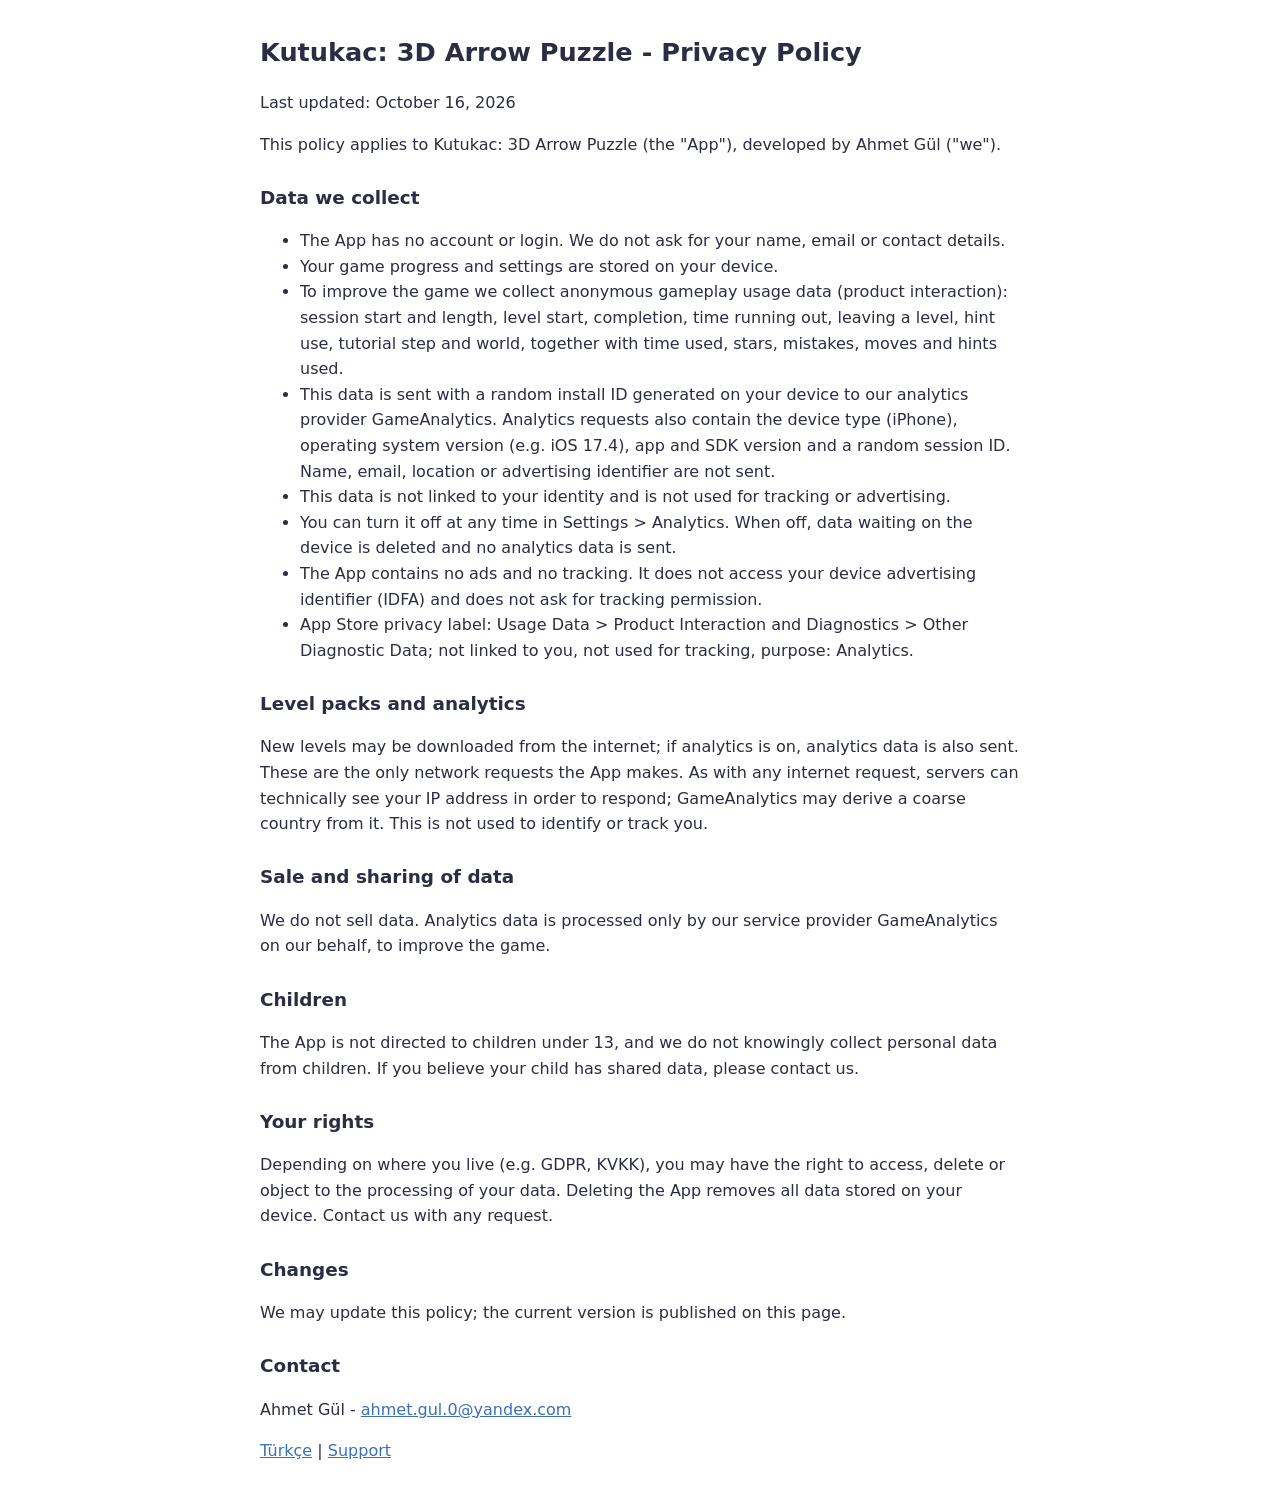
<file: privacy-en.html>
<!DOCTYPE html>
<html lang="en"><head><meta charset="utf-8"><meta name="viewport" content="width=device-width,initial-scale=1">
<title>Kutukac Privacy Policy</title>
<style>body{font-family:-apple-system,system-ui,sans-serif;max-width:760px;margin:2rem auto;padding:0 1rem;line-height:1.6;color:#2B2D42}h1{font-size:1.6rem}h2{font-size:1.15rem;margin-top:1.6rem}a{color:#3b6fb6;word-break:break-all}hr{margin:3rem 0}</style>
</head><body>
<h1>Kutukac: 3D Arrow Puzzle - Privacy Policy</h1>
<p>Last updated: October 16, 2026</p>
<p>This policy applies to Kutukac: 3D Arrow Puzzle (the &quot;App&quot;), developed by Ahmet Gül (&quot;we&quot;).</p>
<h2>Data we collect</h2>
<ul>
<li>The App has no account or login. We do not ask for your name, email or contact details.</li>
<li>Your game progress and settings are stored on your device.</li>
<li>To improve the game we collect anonymous gameplay usage data (product interaction): session start and length, level start, completion, time running out, leaving a level, hint use, tutorial step and world, together with time used, stars, mistakes, moves and hints used.</li>
<li>This data is sent with a random install ID generated on your device to our analytics provider GameAnalytics. Analytics requests also contain the device type (iPhone), operating system version (e.g. iOS 17.4), app and SDK version and a random session ID. Name, email, location or advertising identifier are not sent.</li>
<li>This data is not linked to your identity and is not used for tracking or advertising.</li>
<li>You can turn it off at any time in Settings &gt; Analytics. When off, data waiting on the device is deleted and no analytics data is sent.</li>
<li>The App contains no ads and no tracking. It does not access your device advertising identifier (IDFA) and does not ask for tracking permission.</li>
<li>App Store privacy label: Usage Data &gt; Product Interaction and Diagnostics &gt; Other Diagnostic Data; not linked to you, not used for tracking, purpose: Analytics.</li>
</ul>
<h2>Level packs and analytics</h2>
<p>New levels may be downloaded from the internet; if analytics is on, analytics data is also sent. These are the only network requests the App makes. As with any internet request, servers can technically see your IP address in order to respond; GameAnalytics may derive a coarse country from it. This is not used to identify or track you.</p>
<h2>Sale and sharing of data</h2>
<p>We do not sell data. Analytics data is processed only by our service provider GameAnalytics on our behalf, to improve the game.</p>
<h2>Children</h2>
<p>The App is not directed to children under 13, and we do not knowingly collect personal data from children. If you believe your child has shared data, please contact us.</p>
<h2>Your rights</h2>
<p>Depending on where you live (e.g. GDPR, KVKK), you may have the right to access, delete or object to the processing of your data. Deleting the App removes all data stored on your device. Contact us with any request.</p>
<h2>Changes</h2>
<p>We may update this policy; the current version is published on this page.</p>
<h2>Contact</h2>
<p>Ahmet Gül - <a href="mailto:ahmet.gul.0@yandex.com">ahmet.gul.0@yandex.com</a></p>
<p><a href="privacy.html">Türkçe</a> | <a href="support.html">Support</a></p>
</body></html>
</file>
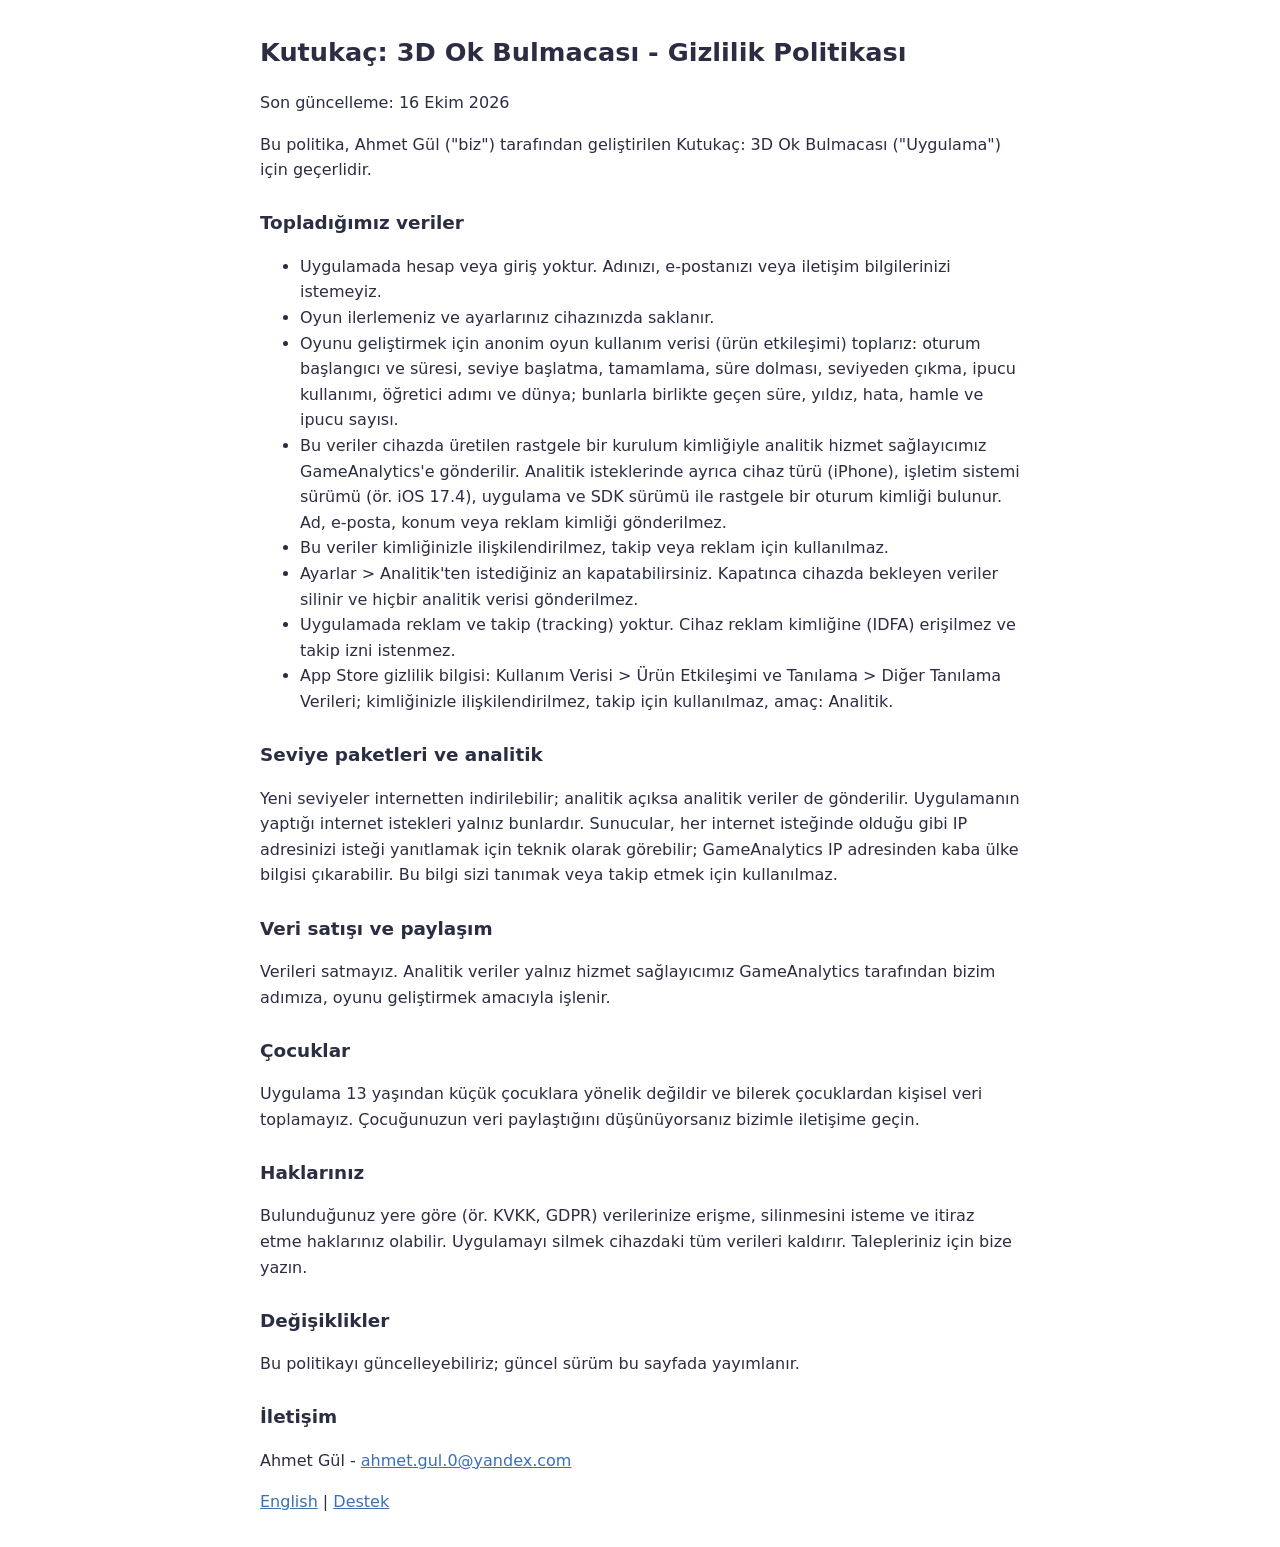
<file: privacy.html>
<!DOCTYPE html>
<html lang="tr"><head><meta charset="utf-8"><meta name="viewport" content="width=device-width,initial-scale=1">
<title>Kutukaç Gizlilik Politikası</title>
<style>body{font-family:-apple-system,system-ui,sans-serif;max-width:760px;margin:2rem auto;padding:0 1rem;line-height:1.6;color:#2B2D42}h1{font-size:1.6rem}h2{font-size:1.15rem;margin-top:1.6rem}a{color:#3b6fb6;word-break:break-all}hr{margin:3rem 0}</style>
</head><body>
<h1>Kutukaç: 3D Ok Bulmacası - Gizlilik Politikası</h1>
<p>Son güncelleme: 16 Ekim 2026</p>
<p>Bu politika, Ahmet Gül (&quot;biz&quot;) tarafından geliştirilen Kutukaç: 3D Ok Bulmacası (&quot;Uygulama&quot;) için geçerlidir.</p>
<h2>Topladığımız veriler</h2>
<ul>
<li>Uygulamada hesap veya giriş yoktur. Adınızı, e-postanızı veya iletişim bilgilerinizi istemeyiz.</li>
<li>Oyun ilerlemeniz ve ayarlarınız cihazınızda saklanır.</li>
<li>Oyunu geliştirmek için anonim oyun kullanım verisi (ürün etkileşimi) toplarız: oturum başlangıcı ve süresi, seviye başlatma, tamamlama, süre dolması, seviyeden çıkma, ipucu kullanımı, öğretici adımı ve dünya; bunlarla birlikte geçen süre, yıldız, hata, hamle ve ipucu sayısı.</li>
<li>Bu veriler cihazda üretilen rastgele bir kurulum kimliğiyle analitik hizmet sağlayıcımız GameAnalytics&#x27;e gönderilir. Analitik isteklerinde ayrıca cihaz türü (iPhone), işletim sistemi sürümü (ör. iOS 17.4), uygulama ve SDK sürümü ile rastgele bir oturum kimliği bulunur. Ad, e-posta, konum veya reklam kimliği gönderilmez.</li>
<li>Bu veriler kimliğinizle ilişkilendirilmez, takip veya reklam için kullanılmaz.</li>
<li>Ayarlar &gt; Analitik&#x27;ten istediğiniz an kapatabilirsiniz. Kapatınca cihazda bekleyen veriler silinir ve hiçbir analitik verisi gönderilmez.</li>
<li>Uygulamada reklam ve takip (tracking) yoktur. Cihaz reklam kimliğine (IDFA) erişilmez ve takip izni istenmez.</li>
<li>App Store gizlilik bilgisi: Kullanım Verisi &gt; Ürün Etkileşimi ve Tanılama &gt; Diğer Tanılama Verileri; kimliğinizle ilişkilendirilmez, takip için kullanılmaz, amaç: Analitik.</li>
</ul>
<h2>Seviye paketleri ve analitik</h2>
<p>Yeni seviyeler internetten indirilebilir; analitik açıksa analitik veriler de gönderilir. Uygulamanın yaptığı internet istekleri yalnız bunlardır. Sunucular, her internet isteğinde olduğu gibi IP adresinizi isteği yanıtlamak için teknik olarak görebilir; GameAnalytics IP adresinden kaba ülke bilgisi çıkarabilir. Bu bilgi sizi tanımak veya takip etmek için kullanılmaz.</p>
<h2>Veri satışı ve paylaşım</h2>
<p>Verileri satmayız. Analitik veriler yalnız hizmet sağlayıcımız GameAnalytics tarafından bizim adımıza, oyunu geliştirmek amacıyla işlenir.</p>
<h2>Çocuklar</h2>
<p>Uygulama 13 yaşından küçük çocuklara yönelik değildir ve bilerek çocuklardan kişisel veri toplamayız. Çocuğunuzun veri paylaştığını düşünüyorsanız bizimle iletişime geçin.</p>
<h2>Haklarınız</h2>
<p>Bulunduğunuz yere göre (ör. KVKK, GDPR) verilerinize erişme, silinmesini isteme ve itiraz etme haklarınız olabilir. Uygulamayı silmek cihazdaki tüm verileri kaldırır. Talepleriniz için bize yazın.</p>
<h2>Değişiklikler</h2>
<p>Bu politikayı güncelleyebiliriz; güncel sürüm bu sayfada yayımlanır.</p>
<h2>İletişim</h2>
<p>Ahmet Gül - <a href="mailto:ahmet.gul.0@yandex.com">ahmet.gul.0@yandex.com</a></p>
<p><a href="privacy-en.html">English</a> | <a href="support.html">Destek</a></p>
</body></html>
</file>
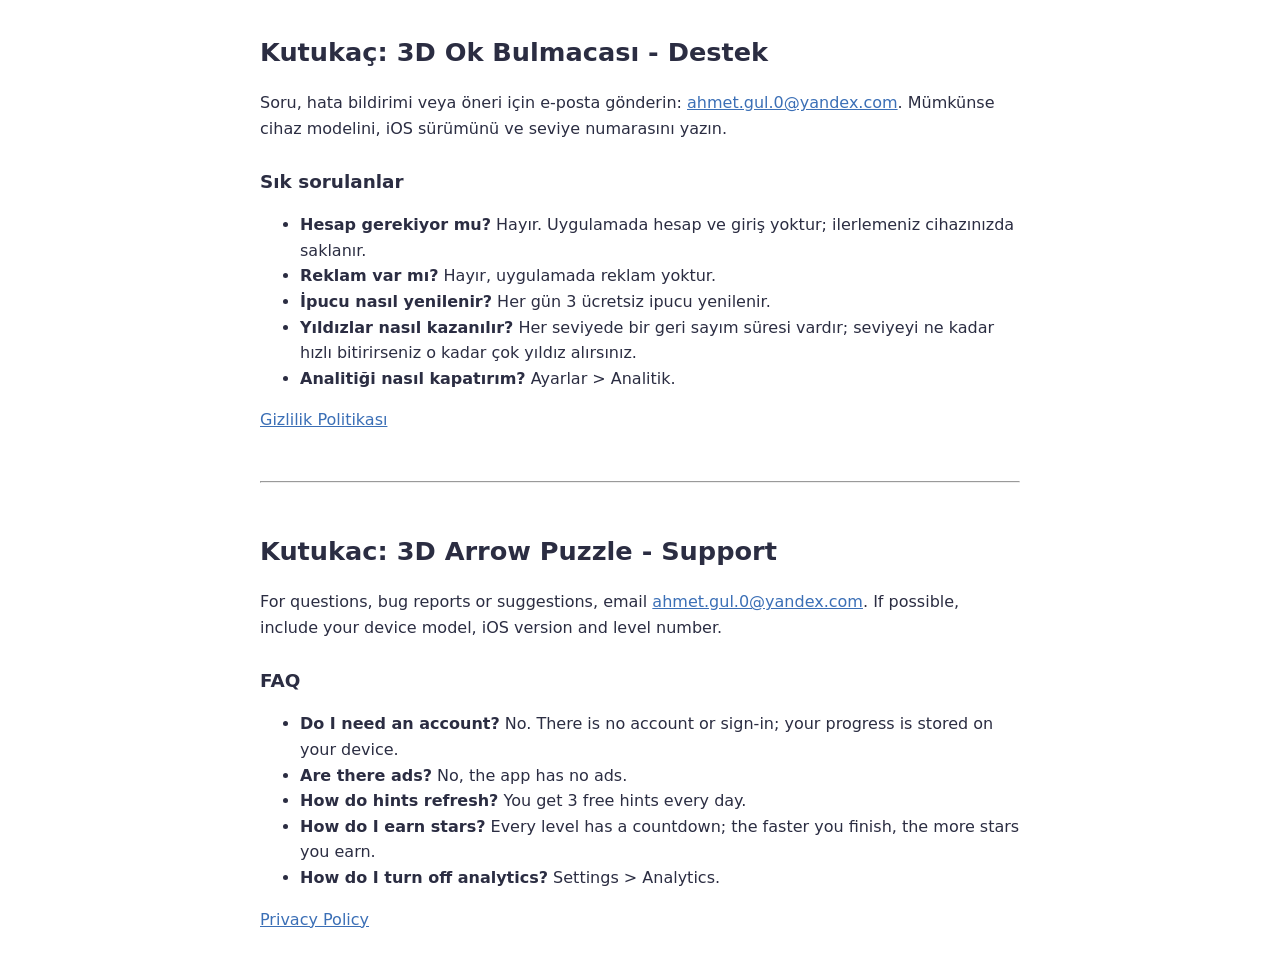
<file: support.html>
<!DOCTYPE html>
<html lang="tr"><head><meta charset="utf-8"><meta name="viewport" content="width=device-width,initial-scale=1">
<title>Kutukaç Destek / Support</title>
<style>body{font-family:-apple-system,system-ui,sans-serif;max-width:760px;margin:2rem auto;padding:0 1rem;line-height:1.6;color:#2B2D42}h1{font-size:1.6rem}h2{font-size:1.15rem;margin-top:1.6rem}a{color:#3b6fb6;word-break:break-all}hr{margin:3rem 0}</style>
</head><body>
<h1>Kutukaç: 3D Ok Bulmacası - Destek</h1>
<p>Soru, hata bildirimi veya öneri için e-posta gönderin: <a href="mailto:ahmet.gul.0@yandex.com">ahmet.gul.0@yandex.com</a>. Mümkünse cihaz modelini, iOS sürümünü ve seviye numarasını yazın.</p>
<h2>Sık sorulanlar</h2>
<ul>
<li><b>Hesap gerekiyor mu?</b> Hayır. Uygulamada hesap ve giriş yoktur; ilerlemeniz cihazınızda saklanır.</li>
<li><b>Reklam var mı?</b> Hayır, uygulamada reklam yoktur.</li>
<li><b>İpucu nasıl yenilenir?</b> Her gün 3 ücretsiz ipucu yenilenir.</li>
<li><b>Yıldızlar nasıl kazanılır?</b> Her seviyede bir geri sayım süresi vardır; seviyeyi ne kadar hızlı bitirirseniz o kadar çok yıldız alırsınız.</li>
<li><b>Analitiği nasıl kapatırım?</b> Ayarlar &gt; Analitik.</li>
</ul>
<p><a href="privacy.html">Gizlilik Politikası</a></p>
<hr>
<h1 lang="en">Kutukac: 3D Arrow Puzzle - Support</h1>
<div lang="en">
<p>For questions, bug reports or suggestions, email <a href="mailto:ahmet.gul.0@yandex.com">ahmet.gul.0@yandex.com</a>. If possible, include your device model, iOS version and level number.</p>
<h2>FAQ</h2>
<ul>
<li><b>Do I need an account?</b> No. There is no account or sign-in; your progress is stored on your device.</li>
<li><b>Are there ads?</b> No, the app has no ads.</li>
<li><b>How do hints refresh?</b> You get 3 free hints every day.</li>
<li><b>How do I earn stars?</b> Every level has a countdown; the faster you finish, the more stars you earn.</li>
<li><b>How do I turn off analytics?</b> Settings &gt; Analytics.</li>
</ul>
<p><a href="privacy-en.html">Privacy Policy</a></p>
</div>
</body></html>
</file>
